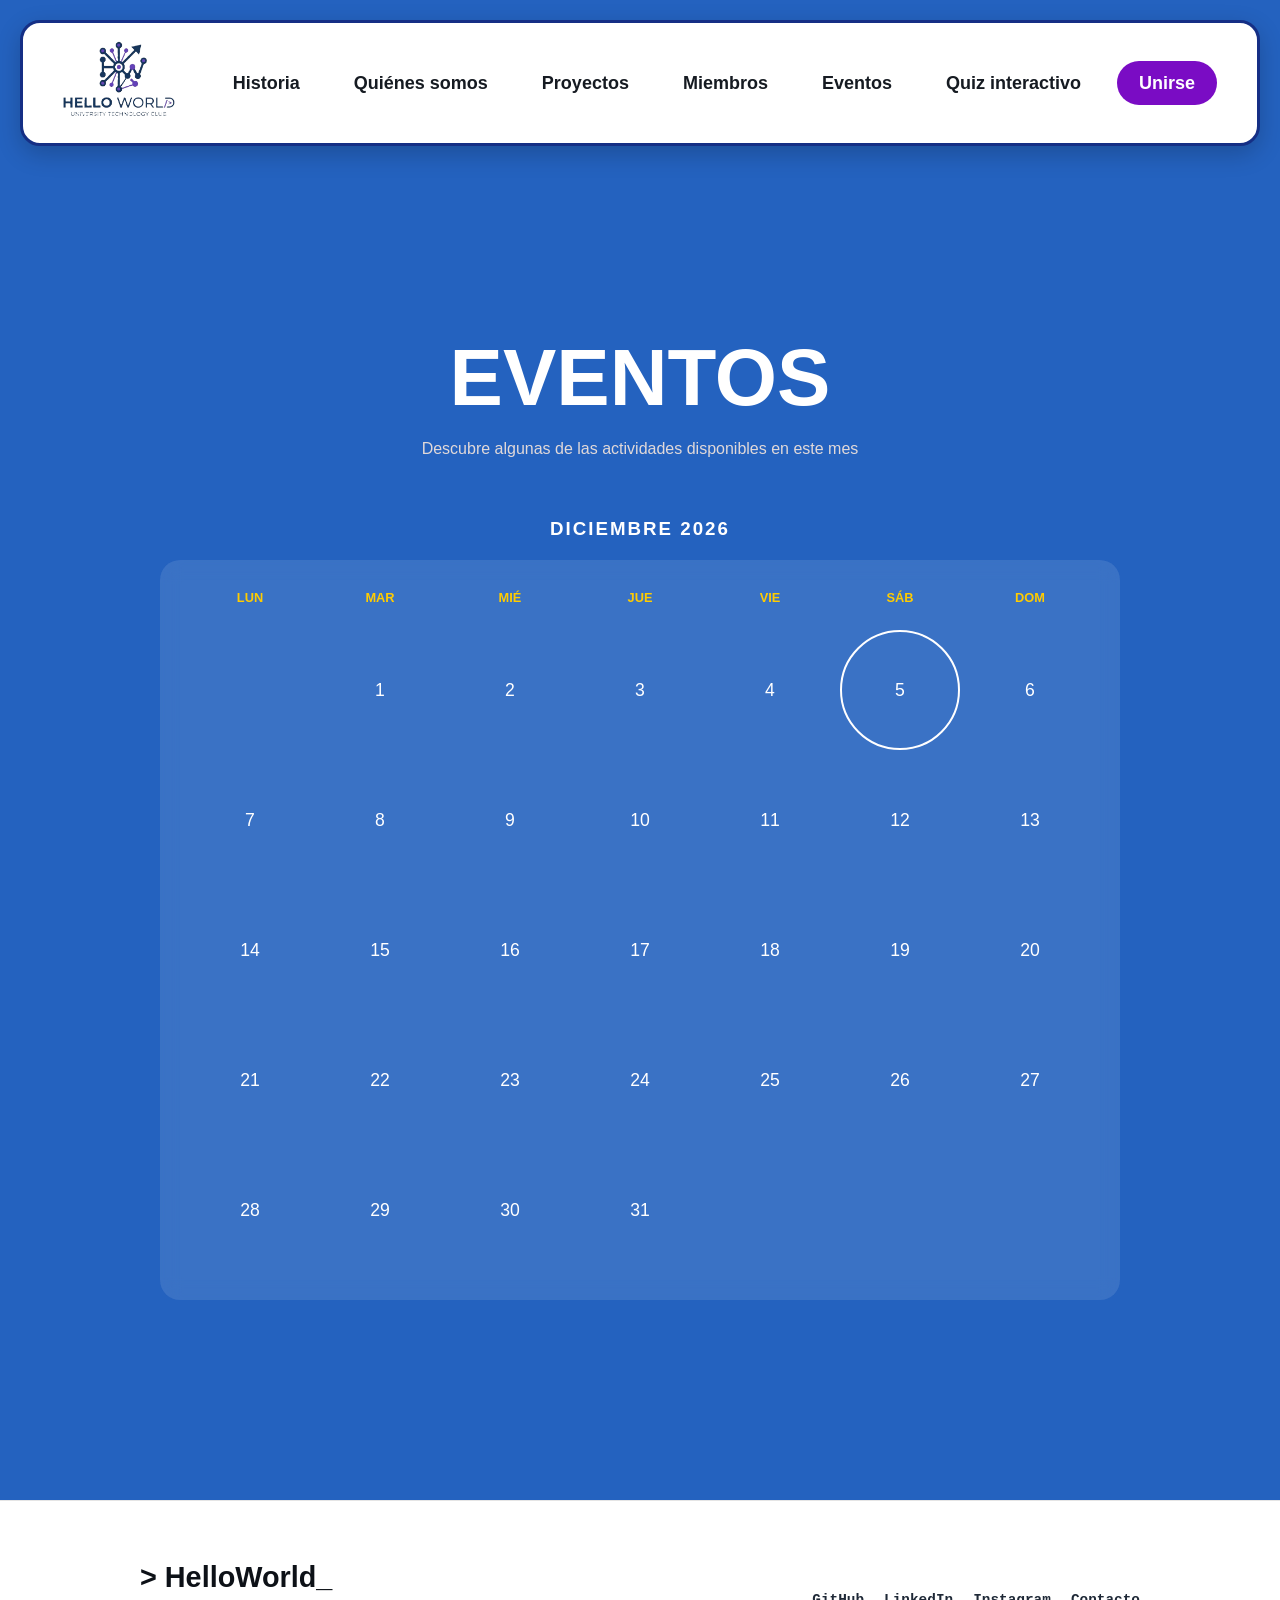
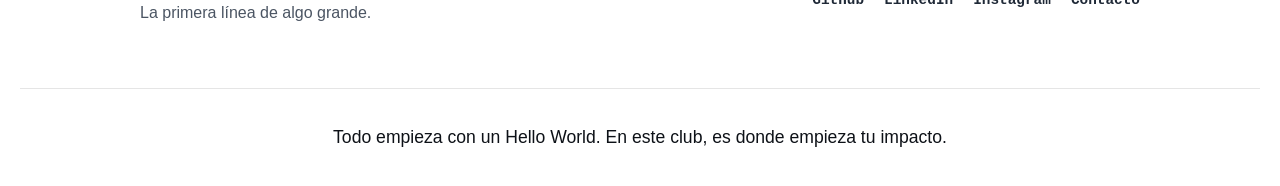
<file: EVENTOS.html>
<!DOCTYPE html>
<html lang="es">
<head>
    <meta charset="UTF-8">
    <meta name="viewport" content="width=device-width, initial-scale=1.0">
    <title>EVENTOS | HelloWorld</title>
    <link rel="stylesheet" href="styles.css">
    <style>
        :root { --primary: #2462bf; --accent: #ffcc00; --dark: #0d2c5e; }
        
        /* Ajustes específicos para la sección de calendario */
        body { margin: 0; font-family: 'Segoe UI', sans-serif; background-color: var(--primary); color: white; }
        
        #seccion-eventos { padding: 100px 20px 60px; text-align: center; }
        .impact-title { font-family: 'Impact', sans-serif; font-size: clamp(3rem, 10vw, 5rem); margin-bottom: 10px; }

        .calendar-card {
            max-width: 900px; margin: 0 auto 40px; background: rgba(255,255,255,0.1);
            padding: 30px; border-radius: 20px; backdrop-filter: blur(10px);
        }

        .calendar-grid { display: grid; grid-template-columns: repeat(7, 1fr); gap: 10px; }
        .day-name { color: var(--accent); font-weight: bold; padding-bottom: 15px; text-transform: uppercase; font-size: 0.8rem; }
        
        .day { 
            aspect-ratio: 1/1; display: flex; align-items: center; justify-content: center; 
            border-radius: 50%; transition: 0.3s; font-size: 1.1rem; position: relative;
        }

        .today { border: 2px solid white; }
        .has-event { background: var(--accent); color: var(--dark); font-weight: bold; cursor: pointer; }
        .has-event:hover { transform: scale(1.1); background: white; }

        .event-info-grid {
            max-width: 900px; margin: 0 auto; display: grid; 
            grid-template-columns: repeat(auto-fit, minmax(280px, 1fr)); gap: 20px;
        }
        .event-card {
            background: white; color: #333; padding: 20px; border-radius: 15px;
            text-align: left; border-left: 6px solid var(--accent);
        }
    </style>
</head>
<body>

    <nav class="navbar">
        <a href="index.html" class="logo">
            <img src="Multimedia/About/logoHW.png" alt="HelloWorld Logo">
        </a>
        <input type="checkbox" id="menu-toggle">
        <label for="menu-toggle" class="menu-icon">☰</label>
        <ul class="nav-links">
            <li><a href="historia.html">Historia</a></li>
            <li><a href="about.html">Quiénes somos</a></li>
            <li><a href="projects.html">Proyectos</a></li>
            <li><a href="Miembros.html">Miembros</a></li>
            <li><a href="EVENTOS.html">Eventos</a></li>
            <li><a href="QUIZ.html">Quiz interactivo</a></li>
            <li class="join"><a href="Registro.html">Unirse</a></li>
        </ul>
    </nav>

    <section id="seccion-eventos">
        <h2 class="impact-title">EVENTOS</h2>
        <p style="margin-bottom: 60px; color: #e1d9d9;">Descubre algunas de las actividades disponibles en este mes</p>
        <h3 id="month-name" style="text-transform: uppercase; letter-spacing: 2px; margin-bottom: 20px;"></h3>

        <div class="calendar-card">
            <div class="calendar-grid" id="calendar-mesh">
                <div class="day-name">Lun</div><div class="day-name">Mar</div><div class="day-name">Mié</div>
                <div class="day-name">Jue</div><div class="day-name">Vie</div><div class="day-name">Sáb</div><div class="day-name">Dom</div>
            </div>
        </div>

        <div class="event-info-grid" id="event-list"></div>
    </section>

    <footer class="site-footer">
        <div class="footer-container">
            <div class="footer-brand">
                <h2 class="mono-text">> HelloWorld_</h2>
                <p class="tagline">La primera línea de algo grande.</p>
            </div>
            
            <div class="footer-links">
                <a href="https://github.com/anagmc059" target="_blank" class="social-link">GitHub</a>
                <a href="https://www.linkedin.com/in/hello-world-undefined-5243573b5?utm_source=share_via&utm_content=profile&utm_medium=member_android" target="_blank" class="social-link">LinkedIn</a>
                <a href="https://www.instagram.com/helloworld_unam?igsh=NGc1cXB5MWlveDVn" target="_blank" class="social-link">Instagram</a>
                <a href="https://www.itsebastianvz.dev/" target="_blank" class="social-link">Contacto</a>
            </div>
        </div>
        
        <div class="footer-bottom">
            <p class="final-phrase">Todo empieza con un <span class="highlight">Hello World</span>. En este club, es donde empieza tu impacto.</p>
        </div>
    </footer>

    <script>
        // Lógica de Renderizado del Calendario
        const eventsData = [
            { day: 10, month: 2, title: "Workshop de React", desc: "Aprende bases de desarrollo moderno.", type: "WORKSHOP" },
            { day: 25, month: 2, title: "Hackathon Interno", desc: "12 horas de competencia y pizza.", type: "COMPETENCIA" },
            { day: 15, month: 3, title: "Demo Day", desc: "Presentación de proyectos finales.", type: "NETWORKING" }
        ];

        function renderCalendar() {
            const now = new Date();
            const year = now.getFullYear();
            const month = now.getMonth();
            const monthNames = ["Enero", "Febrero", "Marzo", "Abril", "Mayo", "Junio", "Julio", "Agosto", "Septiembre", "Octubre", "Noviembre", "Diciembre"];
            
            document.getElementById('month-name').innerText = `${monthNames[month]} ${year}`;

            const firstDay = new Date(year, month, 1).getDay();
            const daysInMonth = new Date(year, month + 1, 0).getDate();
            const calendarMesh = document.getElementById('calendar-mesh');
            const eventList = document.getElementById('event-list');

            let startingIndex = firstDay === 0 ? 6 : firstDay - 1;

            for (let i = 0; i < startingIndex; i++) {
                const emptyDiv = document.createElement('div');
                calendarMesh.appendChild(emptyDiv);
            }

            for (let d = 1; d <= daysInMonth; d++) {
                const dayDiv = document.createElement('div');
                dayDiv.classList.add('day');
                dayDiv.innerText = d;

                if (d === now.getDate()) dayDiv.classList.add('today');

                const event = eventsData.find(e => e.day === d && e.month === month);
                if (event) {
                    dayDiv.classList.add('has-event');
                    const card = document.createElement('div');
                    card.className = 'event-card';
                    card.innerHTML = `
                        <small style="color:var(--primary); font-weight:bold">${event.type}</small>
                        <h4 style="margin:10px 0 5px">${event.title}</h4>
                        <p style="margin:0; font-size:0.9rem">${event.desc}</p>
                        <p style="font-size:0.8rem; margin-top:10px"><strong>Día:</strong> ${d} de ${monthNames[month]}</p>
                    `;
                    eventList.appendChild(card);
                }
                calendarMesh.appendChild(dayDiv);
            }
        }

        renderCalendar();
    </script>
</body>
</html>
</file>
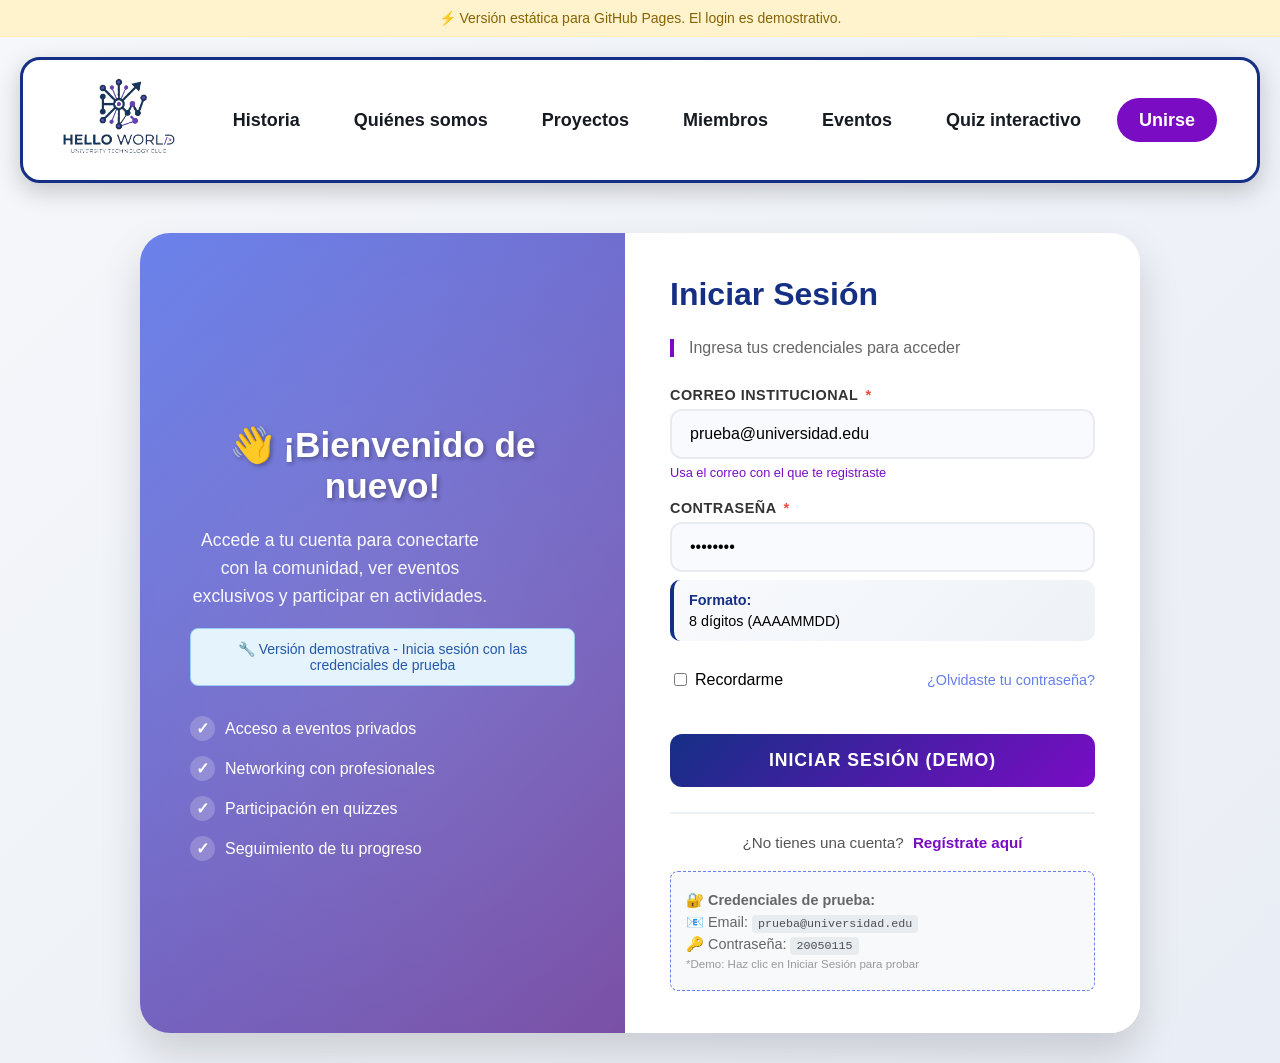
<file: login.html>
<!DOCTYPE html>
<html lang="es">
<head>
<meta charset="UTF-8">
<meta name="viewport" content="width=device-width, initial-scale=1.0">
<title>Iniciar Sesión - HelloWorld</title>
<link rel="stylesheet" href="styles.css">
<link rel="stylesheet" href="styleRegistro.css">
<style>
    /* Aviso de GitHub Pages */
    .github-notice {
        background: #fff3cd;
        color: #856404;
        padding: 10px;
        text-align: center;
        border-bottom: 1px solid #ffeeba;
        font-size: 14px;
    }
    .github-notice a {
        color: #533f03;
        font-weight: bold;
    }
    
    /* Mensaje de demo */
    .demo-message {
        background: #e3f2fd;
        color: #0d47a1;
        padding: 12px;
        border-radius: 8px;
        margin: 15px 0;
        font-size: 14px;
        text-align: center;
        border: 1px solid #90caf9;
    }
    
    /* Mantener los estilos originales del login */
    .left-panel-login {
        background: linear-gradient(135deg, #667eea 0%, #764ba2 100%);
    }

    .welcome-message {
        text-align: center;
        padding: 20px;
    }

    .feature-list {
        list-style: none;
        padding: 0;
        margin-top: 30px;
    }

    .feature-list li {
        margin: 15px 0;
        display: flex;
        align-items: center;
        gap: 10px;
    }

    .feature-list li:before {
        content: "✓";
        background: rgba(255,255,255,0.2);
        width: 25px;
        height: 25px;
        border-radius: 50%;
        display: inline-flex;
        align-items: center;
        justify-content: center;
        font-weight: bold;
    }

    .forgot-password {
        text-align: right;
        margin: 10px 0;
    }

    .forgot-password a {
        color: #667eea;
        text-decoration: none;
        font-size: 0.9em;
    }

    .demo-credentials {
        margin-top: 20px;
        padding: 15px;
        background: #f8f9fa;
        border-radius: 8px;
        font-size: 0.9em;
        border: 1px dashed #667eea;
    }

    .demo-credentials p {
        margin: 5px 0;
        color: #666;
    }

    .demo-credentials code {
        background: #e9ecef;
        padding: 2px 6px;
        border-radius: 4px;
        color: #495057;
    }
</style>
</head>
<body>
    <!-- Aviso de GitHub Pages -->
    <div class="github-notice">
        ⚡ Versión estática para GitHub Pages. El login es demostrativo.
    </div>

    <!-- Navbar igual a la original pero con enlaces a versiones estáticas -->
    <nav class="navbar">
        <a href="index.html" class="logo">
            <img src="Multimedia/About/logoHW.png" alt="HelloWorld Logo">
        </a>
        <input type="checkbox" id="menu-toggle">
        <label for="menu-toggle" class="menu-icon">☰</label>
        <ul class="nav-links">
            <li><a href="historia.html">Historia</a></li>
            <li><a href="about.html">Quiénes somos</a></li>
            <li><a href="projects.html">Proyectos</a></li>
            <li><a href="Miembros.html">Miembros</a></li>
            <li><a href="EVENTOS.html">Eventos</a></li>
            <li><a href="QUIZ.html">Quiz interactivo</a></li>
            <li class="join"><a href="Registro.html">Unirse</a></li>
        </ul>
    </nav>

    <!-- Contenido principal -->
    <div class="main-content">
        <div class="register-card">
            <!-- Lado izquierdo: Información visual -->
            <div class="left-panel left-panel-login">
                <div class="welcome-message">
                    <h3>👋 ¡Bienvenido de nuevo!</h3>
                    <p>Accede a tu cuenta para conectarte con la comunidad, ver eventos exclusivos y participar en actividades.</p>
                    
                    <!-- Mensaje de demo dentro del panel izquierdo -->
                    <div class="demo-message">
                        🔧 Versión demostrativa - Inicia sesión con las credenciales de prueba
                    </div>
                    
                    <ul class="feature-list">
                        <li>Acceso a eventos privados</li>
                        <li>Networking con profesionales</li>
                        <li>Participación en quizzes</li>
                        <li>Seguimiento de tu progreso</li>
                    </ul>
                </div>
            </div>

            <!-- Lado derecho: Formulario de login -->
            <div class="right-panel">
                <h2>Iniciar Sesión</h2>
                <p class="subtitle">Ingresa tus credenciales para acceder</p>

                <!-- Formulario demo - no envía datos -->
                <form onsubmit="event.preventDefault(); loginDemo();" id="loginForm">
                    <!-- Campo: Correo institucional -->
                    <div class="form-group">
                        <label for="email">Correo institucional <span class="required">*</span></label>
                        <input type="email" id="email" name="email" placeholder="ejemplo@universidad.edu" required value="prueba@universidad.edu">
                        <span class="helper-text">Usa el correo con el que te registraste</span>
                    </div>

                    <!-- Campo: Contraseña -->
                    <div class="form-group">
                        <label for="password">Contraseña <span class="required">*</span></label>
                        <input type="password" id="password" name="password" placeholder="Tu contraseña" required value="20050115">
                        <div class="password-info">
                            <strong>Formato:</strong> 8 dígitos (AAAAMMDD)
                        </div>
                    </div>

                    <!-- Opción "Recordarme" -->
                    <div style="display: flex; justify-content: space-between; align-items: center; margin: 15px 0;">
                        <label style="display: flex; align-items: center; gap: 5px;">
                            <input type="checkbox" name="recordar" value="1"> Recordarme
                        </label>
                        <div class="forgot-password">
                            <a href="#" onclick="alert('Demo: En la versión completa, aquí recuperarías tu contraseña'); return false;">¿Olvidaste tu contraseña?</a>
                        </div>
                    </div>

                    <!-- Botón de inicio de sesión -->
                    <button type="submit" class="btn-submit">Iniciar Sesión (Demo)</button>
                </form>

                <!-- Enlace a registro -->
                <div class="login-redirect">
                    ¿No tienes una cuenta?
                    <a href="Registro.html">Regístrate aquí</a>
                </div>

                <!-- Credenciales de demostración -->
                <div class="demo-credentials">
                    <p><strong>🔐 Credenciales de prueba:</strong></p>
                    <p>📧 Email: <code>prueba@universidad.edu</code></p>
                    <p>🔑 Contraseña: <code>20050115</code></p>
                    <p style="font-size: 0.8em; color: #999;">*Demo: Haz clic en Iniciar Sesión para probar</p>
                </div>
            </div>
        </div>
    </div>

    <script>
        // Función demo para simular login
        function loginDemo() {
            const email = document.getElementById('email').value;
            const password = document.getElementById('password').value;
            
            // Validaciones igual a las originales
            if (!email || !password) {
                alert('❌ Por favor, completa todos los campos.');
                return;
            }

            if (!email.includes('@') || email.split('@')[1].length < 3) {
                alert('❌ Por favor, ingresa un correo electrónico válido.');
                return;
            }

            if (password.length !== 8 || !/^\d+$/.test(password)) {
                alert('❌ La contraseña debe tener exactamente 8 dígitos numéricos.');
                return;
            }

            // Demo: Verificar credenciales de ejemplo
            if (email === 'prueba@universidad.edu' && password === '20050115') {
                alert('✅ ¡Demo exitoso! En la versión con PHP, serías redirigido a Miembros.php');
                // En la versión real: window.location.href = 'Miembros.php';
            } else {
                alert('❌ Credenciales incorrectas. Prueba con: prueba@universidad.edu / 20050115');
            }
        }

        // También mantener la validación del submit
        document.getElementById('loginForm').addEventListener('submit', function(e) {
            e.preventDefault();
            loginDemo();
        });
    </script>
</body>
</html>
</file>
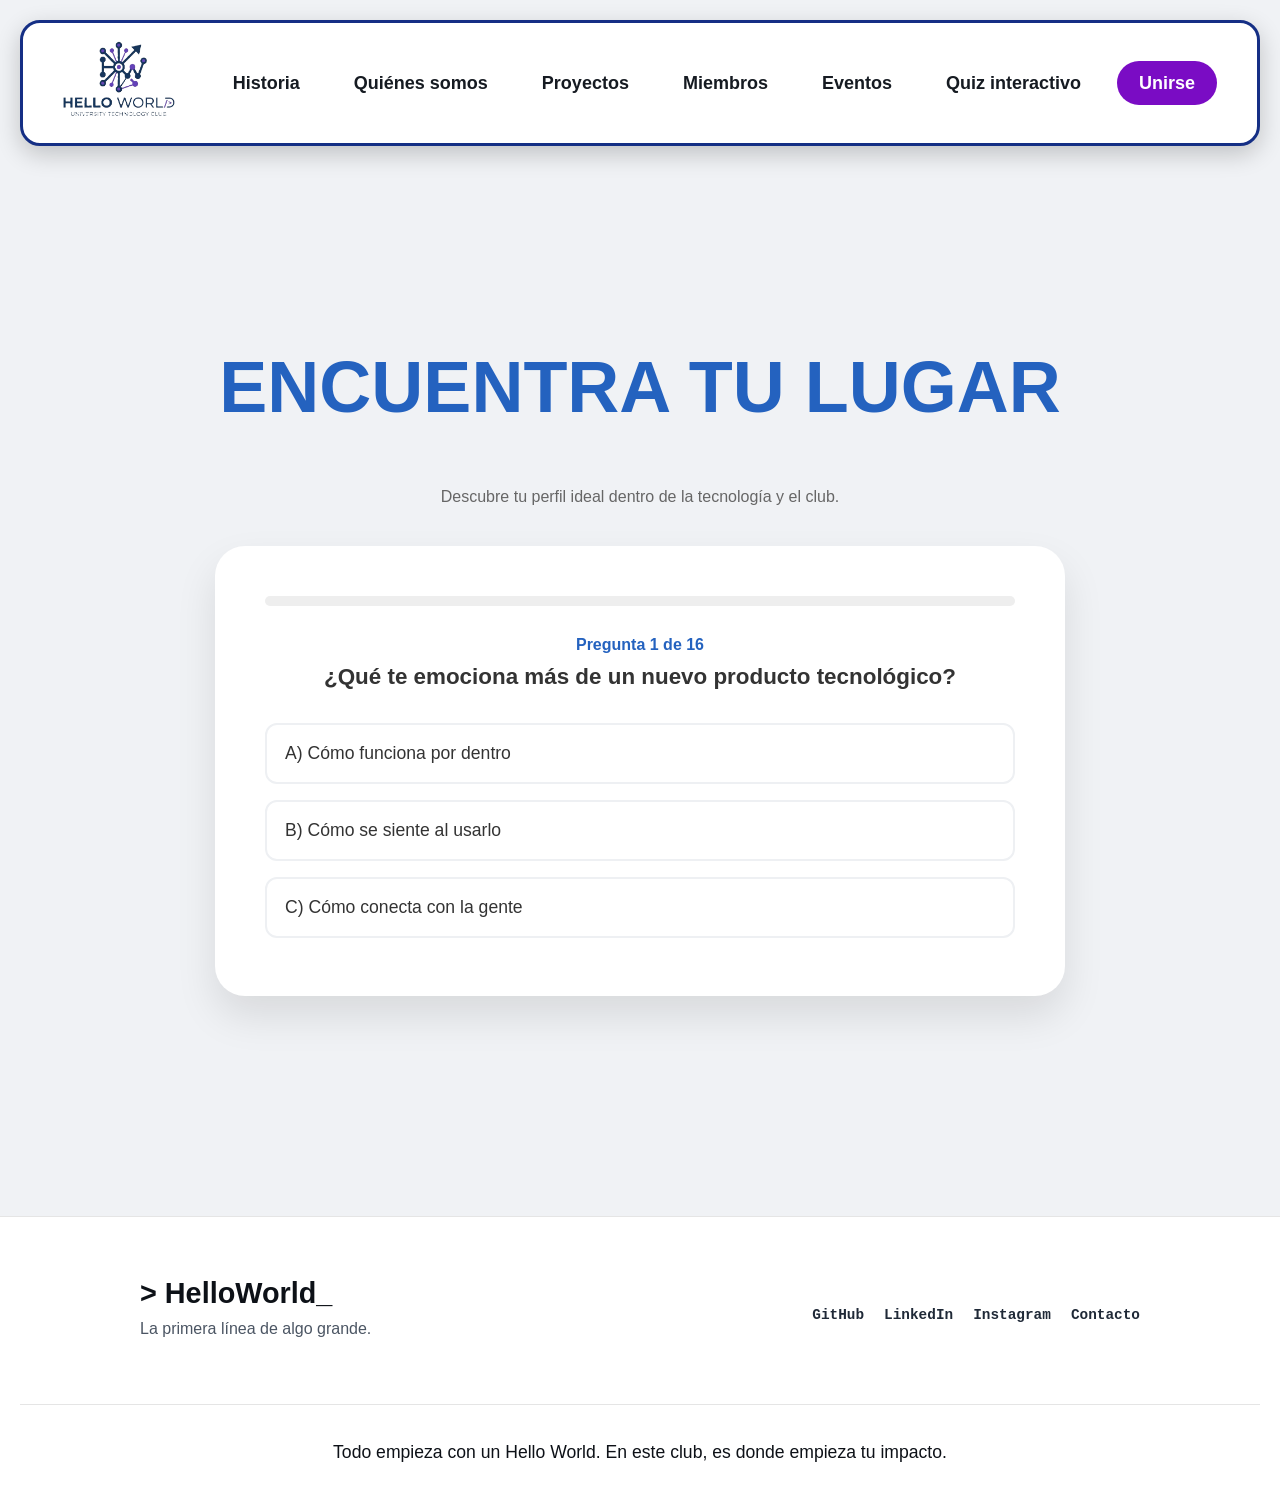
<file: QUIZ.html>
<!DOCTYPE html>
<html lang="es">
<head>
    <meta charset="UTF-8">
    <meta name="viewport" content="width=device-width, initial-scale=1.0">
    <title>Quiz Interactivo | HelloWorld</title>
    <link rel="stylesheet" href="styles.css">
    <style>
        /* Estilos específicos para el funcionamiento del Quiz */
        body { margin: 0; font-family: 'Segoe UI', sans-serif; background-color: #f0f2f5; }
        
        #quiz-section { padding: 120px 20px 80px; text-align: center; min-height: 80vh; }
        .impact-title { font-family: 'Impact', sans-serif; font-size: clamp(3rem, 10vw, 4.5rem); color: #2462bf; text-transform: uppercase; }

        .quiz-card { 
            max-width: 750px; margin: 40px auto; background: white; padding: 50px; 
            border-radius: 30px; box-shadow: 0 20px 40px rgba(0,0,0,0.1); 
        }

        .progress-bar { height: 10px; background: #eee; border-radius: 5px; margin-bottom: 30px; overflow: hidden; }
        #progress-fill { height: 100%; background: #2462bf; width: 0%; transition: 0.3s; }

        .option-btn {
            width: 100%; padding: 18px; margin: 8px 0; border: 2px solid #eef0f3;
            border-radius: 12px; background: white; cursor: pointer; text-align: left;
            font-size: 1.1rem; transition: 0.2s; color: #333;
        }
        .option-btn:hover { background: #2462bf; color: white; transform: translateX(10px); }

        #quiz-result { display: none; }
        .res-profile { font-size: 2.2rem; color: #2462bf; margin-bottom: 10px; font-weight: bold; }
        .res-desc { font-style: italic; border-left: 5px solid #2462bf; padding: 15px; background: #f9f9f9; text-align: left; margin: 20px 0; color: #555; }
        
        .btn-cta { 
            background: #0d2c5e; color: white; border: none; padding: 18px 45px; 
            font-size: 1.2rem; border-radius: 8px; cursor: pointer; font-weight: bold;
            transition: transform 0.2s;
        }
        .btn-cta:hover { transform: scale(1.05); }
    </style>
</head>
<body>

    <nav class="navbar">
        <a href="index.html" class="logo">
            <img src="Multimedia/About/logoHW.png" alt="HelloWorld Logo">
        </a>
        <input type="checkbox" id="menu-toggle">
        <label for="menu-toggle" class="menu-icon">☰</label>
        <ul class="nav-links">
            <li><a href="historia.html">Historia</a></li>
            <li><a href="about.html">Quiénes somos</a></li>
            <li><a href="projects.html">Proyectos</a></li>
            <li><a href="Miembros.html">Miembros</a></li>
            <li><a href="EVENTOS.html">Eventos</a></li>
            <li><a href="QUIZ.html">Quiz interactivo</a></li>
            <li class="join"><a href="Registro.html">Unirse</a></li>
        </ul>
    </nav>

    <section id="quiz-section">
        <h2 class="impact-title">ENCUENTRA TU LUGAR</h2>
        <p style="color: #666; margin-top: 10px;">Descubre tu perfil ideal dentro de la tecnología y el club.</p>

        <div class="quiz-card">
            <div id="quiz-ui">
                <div class="progress-bar"><div id="progress-fill"></div></div>
                <p id="q-number" style="font-weight: bold; color: #2462bf; margin-bottom: 10px;"></p>
                <div id="q-text" style="font-size: 1.4rem; font-weight: bold; margin-bottom: 25px; color: #333;"></div>
                <div id="options-box"></div>
            </div>

            <div id="quiz-result">
                <h3 id="res-profile" class="res-profile"></h3>
                <div id="res-desc" class="res-desc"></div>
                <p style="margin-bottom: 25px;"><strong>HelloWorld tiene un lugar para ti.</strong></p>
                <button class="btn-cta" onclick="window.location.href='Registro.html'">ÚNETE AL CLUB</button>
            </div>
        </div>
    </section>

    <footer class="site-footer">
        <div class="footer-container">
            <div class="footer-brand">
                <h2 class="mono-text">> HelloWorld_</h2>
                <p class="tagline">La primera línea de algo grande.</p>
            </div>
            
            <div class="footer-links">
                <a href="https://github.com/anagmc059" target="_blank" class="social-link">GitHub</a>
                <a href="https://www.linkedin.com/in/hello-world-undefined-5243573b5?utm_source=share_via&utm_content=profile&utm_medium=member_android" target="_blank" class="social-link">LinkedIn</a>
                <a href="https://www.instagram.com/helloworld_unam?igsh=NGc1cXB5MWlveDVn" target="_blank" class="social-link">Instagram</a>
                <a href="https://www.itsebastianvz.dev/" target="_blank" class="social-link">Contacto</a>
            </div>
        </div>
        
        <div class="footer-bottom">
            <p class="final-phrase">Todo empieza con un <span class="highlight">Hello World</span>. En este club, es donde empieza tu impacto.</p>
        </div>
    </footer>

    <script>
        // Configuración de las 16 preguntas multidisciplinarias
        const questions = [
            { q: "¿Qué te emociona más de un nuevo producto tecnológico?", a: "Cómo funciona por dentro", b: "Cómo se siente al usarlo", c: "Cómo conecta con la gente" },
            { q: "En un equipo de trabajo, ¿qué rol prefieres?", a: "Construir la solución técnica", b: "Diseñar la interfaz", c: "Comunicar y presentar la idea" },
            { q: "¿Cuál es tu plataforma favorita para explorar?", a: "GitHub o Foros técnicos", b: "Behance o Instagram", c: "LinkedIn o TikTok" },
            { q: "Si una app falla, ¿qué es lo primero que notas?", a: "Bugs en el código", b: "Navegación confusa", c: "Mensaje de error poco claro" },
            { q: "¿Qué herramienta te gustaría dominar?", a: "Lenguajes de programación", b: "Software de diseño/3D", c: "Estrategias de marketing" },
            { q: "¿Cómo resuelves un problema?", a: "Análisis lógico", b: "Dibujando prototipos", c: "Debatiendo con el equipo" },
            { q: "Al visitar una web, ¿qué valoras más?", a: "Rapidez y eficiencia", b: "Atractivo visual", c: "Contenido persuasivo" },
            { q: "¿Qué tipo de contenido prefieres crear?", a: "Documentación o scripts", b: "Gráficos o animaciones", c: "Artículos o guiones" },
            { q: "¿Área tech favorita?", a: "IA y Backend", b: "Frontend y VR", c: "Social Media y PR" },
            { q: "¿Proyecto soñado?", a: "Crear un motor de búsqueda", b: "Diseñar una UX inmersiva", c: "Dirigir la comunicación tech" },
            { q: "¿Qué prefieres optimizar?", a: "Rendimiento del sistema", b: "Estética del usuario", c: "Alcance del mensaje" },
            { q: "En un Hackathon, destacarías...", a: "Escribiendo código", b: "Diseñando mockups", c: "Haciendo el pitch final" },
            { q: "¿Cómo te actualizas?", a: "Documentación técnica", b: "Tendencias de diseño", c: "Podcasts de industria" },
            { q: "En un evento del club, tú...", a: "Configuras el streaming", b: "Creas la identidad visual", c: "Coordinas la difusión" },
            { q: "¿Qué es para ti la tecnología?", a: "Herramienta de resolución", b: "Lienzo creativo", c: "Medio de conexión" },
            { q: "¿Tu mayor superpoder?", a: "Lógica pura", b: "Creatividad visual", c: "Persuasión y empatía" }
        ];

        let currentQ = 0;
        let points = { a: 0, b: 0, c: 0 };

        function loadQuiz() {
            if (currentQ < questions.length) {
                const data = questions[currentQ];
                document.getElementById('q-number').innerText = `Pregunta ${currentQ + 1} de 16`;
                document.getElementById('q-text').innerText = data.q;
                document.getElementById('progress-fill').style.width = `${((currentQ) / questions.length) * 100}%`;
                document.getElementById('options-box').innerHTML = `
                    <button class="option-btn" onclick="answer('a')">A) ${data.a}</button>
                    <button class="option-btn" onclick="answer('b')">B) ${data.b}</button>
                    <button class="option-btn" onclick="answer('c')">C) ${data.c}</button>`;
            } else { showRes(); }
        }

        function answer(val) { points[val]++; currentQ++; loadQuiz(); }

        function showRes() {
            document.getElementById('quiz-ui').style.display = 'none';
            document.getElementById('quiz-result').style.display = 'block';
            document.getElementById('progress-fill').style.width = '100%';
            let p = "", d = "";
            
            // Lógica de cálculo de resultados
            if (points.a >= points.b && points.a >= points.c) { 
                p = "Product Builder"; 
                d = "Eres el motor técnico. Te apasiona la lógica, el funcionamiento interno y construir soluciones robustas desde el código."; 
            }
            else if (points.b >= points.a && points.b >= points.c) { 
                p = "Experience Designer"; 
                d = "Eres el alma creativa. Tu enfoque está en la estética, la usabilidad y en crear experiencias que enamoren al usuario."; 
            }
            else { 
                p = "Tech Evangelist"; 
                d = "Eres el puente entre la innovación y las personas. Tienes el don de comunicar ideas complejas y conectar a la gente."; 
            }
            
            document.getElementById('res-profile').innerText = `¡Eres un ${p}!`;
            document.getElementById('res-desc').innerText = d;
        }

        loadQuiz();
    </script>
</body>
</html>
</file>
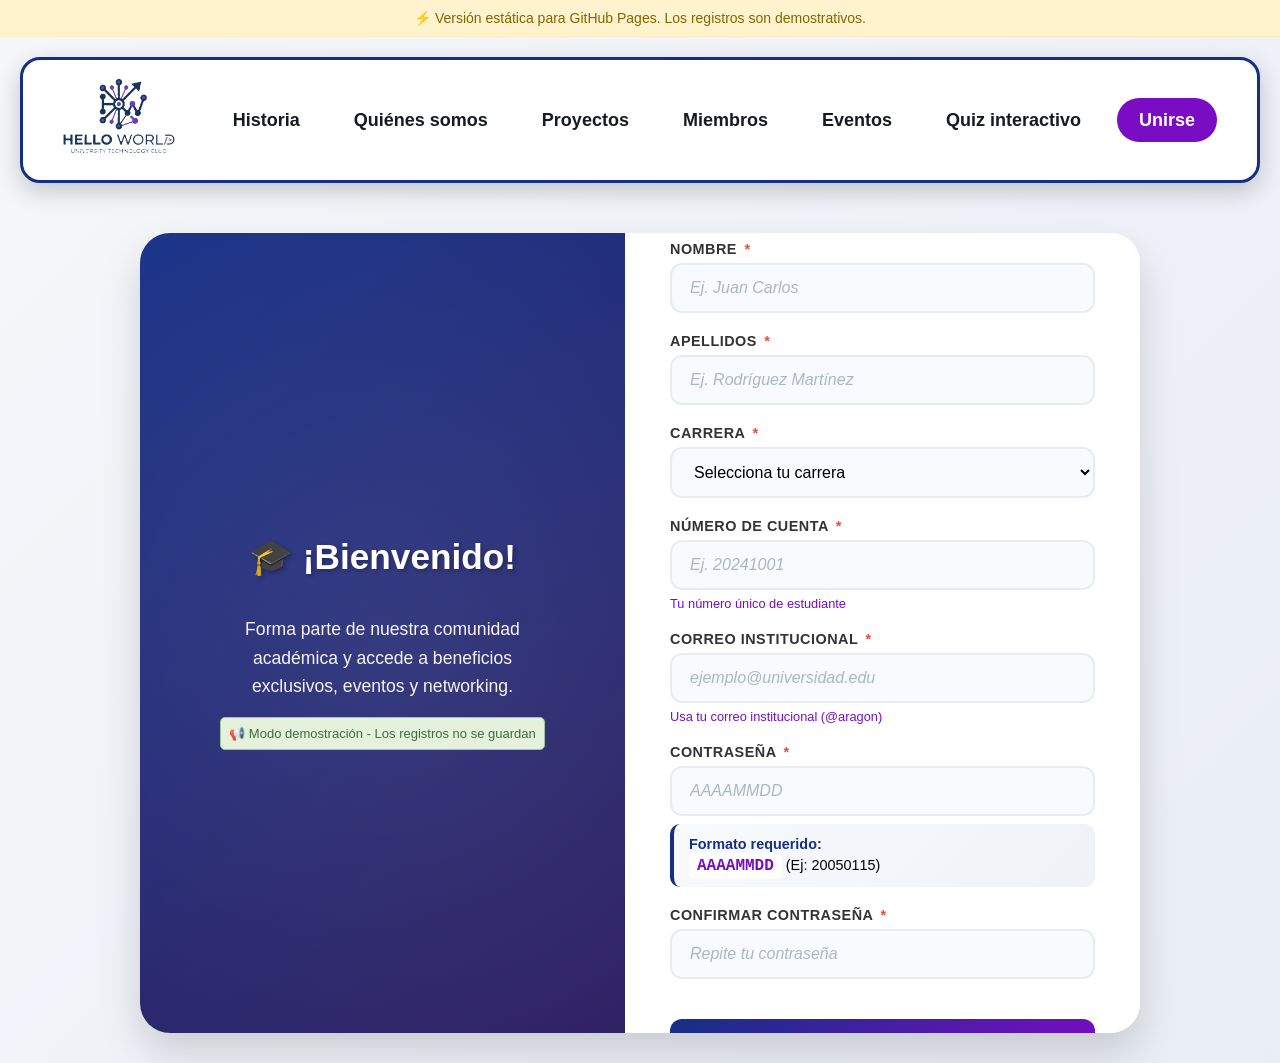
<file: Registro.html>
<!DOCTYPE html>
<html lang="es">
<head>
<meta charset="UTF-8">
<meta name="viewport" content="width=device-width, initial-scale=1.0">
<title>Registro - HelloWorld</title>
<link rel="stylesheet" href="styles.css">
<link rel="stylesheet" href="styleRegistro.css">
<style>
    .github-notice {
        background: #fff3cd;
        color: #856404;
        padding: 10px;
        text-align: center;
        border-bottom: 1px solid #ffeeba;
        font-size: 14px;
    }
    .github-notice a {
        color: #533f03;
        font-weight: bold;
    }
    .demo-mode {
        background: #e2f0d9;
        color: #2c5f2d;
        padding: 8px;
        border-radius: 5px;
        margin-bottom: 15px;
        font-size: 13px;
        text-align: center;
        border: 1px solid #97c297;
    }
</style>
</head>
<body>
    <!-- Aviso de GitHub Pages -->
    <div class="github-notice">
        ⚡ Versión estática para GitHub Pages. Los registros son demostrativos.
    </div>

    <!-- Navbar -->
    <nav class="navbar">
        <a href="index.html" class="logo">
            <img src="Multimedia/About/logoHW.png" alt="HelloWorld Logo">
        </a>
        <input type="checkbox" id="menu-toggle">
        <label for="menu-toggle" class="menu-icon">☰</label>
        <ul class="nav-links">
            <li><a href="historia.html">Historia</a></li>
            <li><a href="about.html">Quiénes somos</a></li>
            <li><a href="projects.html">Proyectos</a></li>
            <li><a href="Miembros.html">Miembros</a></li>
            <li><a href="EVENTOS.html">Eventos</a></li>
            <li><a href="QUIZ.html">Quiz interactivo</a></li>
            <li class="join"><a href="Registro.html">Unirse</a></li>
        </ul>
    </nav>

    <div class="main-content">
        <div class="register-card">
            <div class="left-panel">
                <h3>🎓 ¡Bienvenido!</h3>
                <p>Forma parte de nuestra comunidad académica y accede a beneficios exclusivos, eventos y networking.</p>
                <div class="demo-mode">
                    📢 Modo demostración - Los registros no se guardan
                </div>
            </div>

            <div class="right-panel">
                <h2>Crear cuenta</h2>
                <p class="subtitle">Completa el formulario para registrarte</p>

                <form onsubmit="event.preventDefault(); alert('🎉 ¡Gracias por interesarte en unirte! En esta versión estática de GitHub Pages no se procesan registros. Para probar la funcionalidad completa, descarga el proyecto y ejecútalo con XAMPP.');">
                    <!-- Campo: Nombre -->
                    <div class="form-group">
                        <label for="nombre">Nombre <span class="required">*</span></label>
                        <input type="text" id="nombre" name="nombre" placeholder="Ej. Juan Carlos" required>
                    </div>

                    <!-- Campo: Apellidos -->
                    <div class="form-group">
                        <label for="apellidos">Apellidos <span class="required">*</span></label>
                        <input type="text" id="apellidos" name="apellidos" placeholder="Ej. Rodríguez Martínez" required>
                    </div>

                    <!-- Campo: Carrera -->
                    <div class="form-group">
                        <label for="carrera">Carrera <span class="required">*</span></label>
                        <select id="carrera" name="carrera" required>
                            <option value="" disabled selected>Selecciona tu carrera</option>
                            <option value="ingenieria_en_Computación">Ingeniería en Computación</option>
                            <option value="ingenieria_industrial">Ingeniería Industrial</option>
                            <option value="ingenieria_Civil">Ingeniería Civil</option>
                            <option value="ingenieria_Electrica_Electronica">Ingeniería Eléctrica y Electrónica</option>
                            <option value="ingenieria_Mecanica">Ingeniería Mecánica</option>
                            <option value="diseño_Industrial">Diseño Industrial</option>
                            <option value="comunicación_y_Periodismo">Comunicación y Periodismo</option>
                            <option value="derecho">Derecho</option>
                            <option value="economia">Economía</option>
                            <option value="arquitectura">Arquitectura</option>
                            <option value="relaciones_Internacionales">Relaciones Internacionales</option>
                            <option value="sociologia">Sociología</option>
                            <option value="desarrollo_Agropecuario">Desarrollo Agropecuario</option>
                            <option value="pedagogia">Pedagogía</option>
                            <option value="otra">Otra</option>
                        </select>
                    </div>

                    <!-- Campo: Número de cuenta -->
                    <div class="form-group">
                        <label for="numero_cuenta">Número de cuenta <span class="required">*</span></label>
                        <input type="text" id="numero_cuenta" name="numero_cuenta" placeholder="Ej. 20241001" required>
                        <span class="helper-text">Tu número único de estudiante</span>
                    </div>

                    <!-- Campo: Correo institucional -->
                    <div class="form-group">
                        <label for="email">Correo institucional <span class="required">*</span></label>
                        <input type="email" id="email" name="email" placeholder="ejemplo@universidad.edu" required>
                        <span class="helper-text">Usa tu correo institucional (@aragon)</span>
                    </div>

                    <!-- Campo: Contraseña -->
                    <div class="form-group">
                        <label for="password">Contraseña <span class="required">*</span></label>
                        <input type="password" id="password" name="password" placeholder="AAAAMMDD" required pattern="[0-9]{8}" maxlength="8" autocomplete="off">
                        <div class="password-info">
                            <strong>Formato requerido:</strong>
                            <code>AAAAMMDD</code> (Ej: 20050115)
                        </div>
                    </div>

                    <!-- Campo: Confirmar contraseña -->
                    <div class="form-group">
                        <label for="confirm_password">Confirmar contraseña <span class="required">*</span></label>
                        <input type="password" id="confirm_password" name="confirm_password" placeholder="Repite tu contraseña" required pattern="[0-9]{8}" maxlength="8" autocomplete="off">
                    </div>

                    <!-- Botón de registro -->
                    <button type="submit" class="btn-submit">Registrarse (Demo)</button>
                </form>

                <!-- Enlace a login -->
                <div class="login-redirect">
                    ¿Ya tienes una cuenta?
                    <a href="login.html">Inicia sesión aquí</a>
                </div>
            </div>
        </div>
    </div>

    <script>
        document.getElementById('registroForm')?.addEventListener('submit', function(e) {
            e.preventDefault();
            const password = document.getElementById('password').value;
            const confirmPassword = document.getElementById('confirm_password').value;
            
            if (password !== confirmPassword) {
                alert('❌ Las contraseñas no coinciden.');
                return;
            }
            if (!/^[0-9]{8}$/.test(password)) {
                alert('❌ La contraseña debe tener 8 dígitos.');
                return;
            }
            alert('📢 Modo demostración: En un entorno local con XAMPP, este formulario guardaría tus datos en miembros.json');
        });
    </script>
</body>
</html>
</file>
<file: styles.css>
/* ================= GLOBAL ================= */

body{
  font-family: Arial, sans-serif;
  margin:0;
}


/* ================= NAVBAR ================= */

.navbar{
  position:sticky;
  top:10px;

  display:flex;
  justify-content:space-between;
  align-items:center;

  padding:18px 40px;
  margin:20px;

  background:white;
  border:3px solid #152f85;
  border-radius:20px;

  box-shadow:0 8px 25px rgba(0,0,0,0.2);
  backdrop-filter:blur(10px);

  z-index:1000;
}

.nav-links{
  display:flex;
  align-items:center;
  gap:18px;

  list-style:none;
}

.nav-links a{
  font-size:18px;
  font-weight:600;

  color:#161B22;
  text-decoration:none;

  padding:12px 18px;
  border-radius:50px;

  transition:all 0.3s ease;
  cursor:pointer;
}

.nav-links a:hover{
  background:#152f85;
  color:white;
  transform:translateY(-2px);
}

/* botón unirse */

.join a{
  background:#7a0cc4;
  color:white;
  padding:12px 22px;
  border-radius:50px;
}

.join a:hover{
  background:#e100ff;
  transform:scale(1.05);
}


/* ================= LOGO ================= */

.logo img{
  height:80px;
  width:auto;

  cursor:pointer;

  transition:transform 0.25s ease, filter 0.25s ease;
}

.logo img:hover{
  transform:scale(1.1);
  filter:brightness(1.1);
}

.logo img:active{
  transform:scale(0.96);
}

/* ================= HERO ================= */

.hero{
  height:90vh;

  display:flex;
  justify-content:center;
  align-items:center;

  text-align:center;

  background-size:cover;
  background-position:center;
  background-repeat:no-repeat;
  background-image: linear-gradient(rgba(1, 5, 35, 0.5), rgba(21, 1, 156, 0.5)),
      url("Multimedia/About/fondo_pag.png");
  
  
}

/* contenido central */

.hero-content{
  position:relative;
  background-image: 
    linear-gradient(rgba(0,0,0,0.5), rgba(0,0,0,0.5)),
    url("Multimedia/Projects/proyecto_principal.png");
  background-size:cover;
  background-position:center;

  padding:40px 60px;
  color: white;
  border-radius:20px;

  box-shadow:0 10px 30px rgba(0,0,0,0.2);

  max-width:500px;
}

.hero-btn{
  display:inline-block;
  margin-top:20px;

  background:#7a0cc4;
  color:white;

  padding:14px 30px;
  border-radius:50px;

  font-weight:bold;
  text-decoration:none;

  transition:all 0.3s ease;
}

.hero-btn:hover{
  background:#e100ff;
  transform:scale(1.08);
}
/* ================= ABOUT SECTION ================= */

.about{
  text-align:center;
  padding:80px 20px;

  background-image: url("Multimedia/About/fondo_pag.png");
  background-size:cover;
  background-position:center;
  background-repeat:no-repeat;
  background-attachment:fixed;
}

.about-header{
  color:black;
}

.about-header h1{
  color:#152f85;
  font-size:clamp(2.2rem, 8vw, 70px);
}

.about-header p{
  font-size:22px;
}


/* layout principal */

.about-layout{
  display:grid;
  grid-template-columns:minmax(200px,350px) 1fr minmax(200px,350px);

  gap:30px;
  align-items:start;

  margin-top:80px;
  max-width:1400px;
  margin-left:auto;
  margin-right:auto;
  padding:0 20px;
}


/* ================= CARDS ================= */

.cards{
  display:flex;
  gap:30px;
  justify-content:center;
  flex-wrap:wrap;
}

.cards-triangle{
  display:grid;
  grid-template-columns:repeat(auto-fit, minmax(240px, 1fr));
  justify-content:center;

  gap:40px;
  margin-top:60px;

  position:relative;
  max-width:700px;
  margin-left:auto;
  margin-right:auto;
}

.card{
  background:linear-gradient(180deg,#152f85,#070629);

  width:100%;
  max-width:320px;
  padding:30px;

  border-radius:16px;

  cursor:pointer;
  overflow:hidden;
  position:relative;

  transition:0.4s;

  animation:float 4s ease-in-out infinite;
}

@keyframes float{
  0%{transform:translateY(0px);}
  50%{transform:translateY(-8px);}
  100%{transform:translateY(0px);}
}

.card:hover{
  transform:scale(1.07);

  box-shadow:
  0 10px 30px rgb(153,0,255),
  0 0 15px rgb(58,0,92);
}

.card-header{
  text-align:center;
  color:white;
}

.short-text{
  opacity:0.8;
}

.card-expanded{
  max-height:0;
  opacity:0;

  color:white;

  transition:all 0.4s ease;
}

.card-expanded img{
  width:100%;
  border-radius:8px;
  margin:15px 0;
}

.card:hover .card-expanded{
  max-height:650px;
  opacity:1;
}

.card h2{
  font-size:22px;
  margin-bottom:10px;
}

.card p{
  font-size:15px;
  line-height:1.5;
}


/* posiciones del triángulo — solo en pantallas grandes */
@media (min-width:600px){
  .aprender{
    grid-column:1 / span 2;
    justify-self:center;
  }

  .crear{
    justify-self:end;
  }

  .impactar{
    justify-self:start;
  }
}


/* ================= PHOTO CAROUSEL ================= */

.photo-carousel{
  height:400px;
  width:400px;

  overflow:hidden;

  border-radius:10px;
  background-color:#070629;
}

.carousel-track{
  display:flex;
  flex-direction:column;
  gap:20px;

  animation:scrollVertical 30s linear infinite;
}

.photo-carousel img{
  width:100%;
  border-radius:10px;
  object-fit:cover;
}

/* rotaciones decorativas */

.photo-carousel img:nth-child(1){ transform:rotate(-2deg); }
.photo-carousel img:nth-child(2){ transform:rotate(2deg); }
.photo-carousel img:nth-child(3){ transform:rotate(-1deg); }
.photo-carousel img:nth-child(4){ transform:rotate(1deg); }
.photo-carousel img:nth-child(5){ transform:rotate(-2deg); }

@keyframes scrollVertical{

  0%{
    transform:translateY(0);
  }

  100%{
    transform:translateY(-100%);
  }

}

.photo-carousel:hover .carousel-track{
  animation-play-state:paused;
}


/* ================= SKILLS ================= */

.skills{
  display:flex;
  flex-direction:column;
  justify-content:center;

  margin-right:40px;
  height:100%;

  font-family:sans-serif;
}

.skills h3{
  margin-bottom:20px;

  font-size:24px;
  font-weight:700;
}

.skills ul{
  list-style:none;
  padding:0;
}

/* cajas */

.skills li{
  background:#c6e2fd;

  padding:22px 20px;
  margin-bottom:16px;

  border-radius:12px;
  border:2px solid #3B82F6;

  width:100%;

  text-align:center;

  font-size:18px;
  font-weight:700;

  color:#2563eb;

  cursor:pointer;
  transition:0.3s;
}

/* descripción oculta */

.skill-desc{
  display:block;

  font-size:14px;
  font-weight:400;

  margin-top:6px;

  opacity:0;
  max-height:0;

  color:#4b5563;

  transition:0.3s;
}

/* hover */

.skills li:hover{
  border-color:#a855f7;
  color:#9333ea;

  transform:translateX(6px);
}

.skills li:hover .skill-desc{
  opacity:1;
  max-height:40px;
}


/* ================= STATS ================= */

.stats{
  display:flex;
  justify-content:center;
  gap:60px;

  margin-top:60px;

  text-align:center;
  flex-wrap:wrap;
}

.stat h2{
  font-size:42px;
  color:#3B82F6;
  margin-bottom:5px;
}

.stat p{
  font-family:sans-serif;
  font-size:18px;
  opacity:0.8;
}


/* ================= MENU RESPONSIVE ================= */

#menu-toggle{
  display:none;
}

.menu-icon{
  display:none;
  font-size:30px;
  cursor:pointer;
  color:#152f85;
}


/* ================= RESPONSIVE NAVBAR ================= */

@media (max-width:768px){

  .menu-icon{
    display:block;
  }

  .navbar{
    flex-wrap:wrap;
    gap:10px;
  }

  .nav-links{
    position:absolute;
    top:100%;
    left:0;

    width:100%;
    background:white;

    flex-direction:column;
    align-items:center;

    max-height:0;
    overflow:hidden;

    transition:0.4s;

    border-radius:0 0 20px 20px;
    box-shadow:0 10px 20px rgba(0,0,0,0.15);
  }

  #menu-toggle:checked + .menu-icon + .nav-links{
    max-height:350px;
    padding:20px 0;
  }

}


/* ================= RESPONSIVE TABLET ================= */

@media (max-width:1100px){

  .about-layout{
    grid-template-columns:1fr;
    gap:50px;
    justify-items:center;
  }

  .about{
    background-attachment:scroll;
  }

  .skills{
    margin-right:0;
    width:90%;
    max-width:500px;
  }

  .photo-carousel{
    width:320px;
    height:320px;
  }

  .cards-triangle{
    grid-template-columns:repeat(auto-fit, minmax(220px, 280px));
    max-width:620px;
  }

  .card{
    width:100%;
    max-width:280px;
  }

}


/* ================= RESPONSIVE MOBILE ================= */

@media (max-width:768px){

  .about{
    padding:60px 20px;
    background-attachment:scroll;
  }

  .cards-triangle{
    grid-template-columns:1fr;
  }

  .card{
    width:90%;
    max-width:420px;
  }

  .photo-carousel{
    width:100%;
    max-width:320px;

    height:auto;

    overflow-x:auto;
    overflow-y:hidden;

    scroll-snap-type:x mandatory;
  }

  .carousel-track{
    flex-direction:row;
    animation:none;
    gap:15px;
  }

  .photo-carousel img{
    width:220px;
    flex-shrink:0;

    scroll-snap-align:center;
  }

  .skills{
    width:90%;
  }

  .stats{
    gap:30px;
  }

  .stat h2{
    font-size:34px;
  }

  /* Hero responsive */
  .hero{
    height:auto;
    min-height:100vh;
    padding:40px 16px;
  }

  .hero-content{
    padding:30px 20px;
    max-width:100%;
  }

  .hero-content h1{
    font-size:clamp(1.6rem, 6vw, 2.5rem);
  }

  /* Projects */
  .projects-hero h1{
    font-size:clamp(2rem, 8vw, 60px);
  }

  .main-project{
    margin:20px 10px;
    padding:40px 20px;
    border-radius:20px;
  }

  .main-project h2{
    font-size:clamp(1.8rem, 7vw, 40px);
  }

  .hackathons{
    padding:40px 16px;
  }

  .project-ideas{
    padding:60px 16px;
  }

  /* Footer */
  .footer-container{
    flex-direction:column;
    align-items:flex-start;
    gap:20px;
  }

  .footer-links{
    flex-wrap:wrap;
    gap:12px;
  }

  /* Navbar margin mobile */
  .navbar{
    margin:10px;
  }
}


/* soporte táctil para tarjetas */
.card.card-active .card-expanded{
  max-height:650px;
  opacity:1;
}

/* ================= ESTILOS DEL FOOTER   ================= */

.site-footer {
  background: #FFFFFF; 
  border-top: 1px solid rgba(0, 0, 0, 0.1); 
  padding: 60px 20px 20px;
  margin-top: 100px;
  color: #0D1117; 
}

.footer-container {
  max-width: 1000px;
  margin: 0 auto;
  display: flex;
  justify-content: space-between;
  align-items: center;
  flex-wrap: wrap;
  gap: 30px;
}

.footer-brand h2 {
  margin: 0;
  font-size: 1.8rem;
  color: #0D1117; 
}

.tagline {
  color: #4B5563; 
  margin-top: 10px;
}

.footer-links {
  display: flex;
  gap: 20px;
}

.social-link {
  color: #1F2937; 
  text-decoration: none;
  font-family: 'JetBrains Mono', monospace;
  font-size: 0.9rem;
  transition: color 0.3s;
  font-weight: bold;
}

.social-link:hover {
  color: #3B82F6; 
}

.footer-bottom {
  text-align: center;
  margin-top: 50px;
  padding-top: 20px;
  border-top: 1px solid rgba(0, 0, 0, 0.1); 
}

.final-phrase {
  font-size: 1.1rem;
  font-weight: 500;
  color: #0D1117;
}

/* FACTOR WOW: EASTER EGG SCRIPT        */

#wow-easter-egg {
  position: fixed;
  top: 0;
  left: 0;
  width: 100vw;
  height: 100vh;
  background: rgba(13, 17, 23, 0.95);
  z-index: 9999;
  display: flex;
  justify-content: center;
  align-items: center;
  font-family: 'JetBrains Mono', 'Courier New', monospace;
  color: #00FF9C;
  backdrop-filter: blur(8px);
  animation: fadeInOverlay 0.3s ease-in-out;
}

.terminal-egg {
  background: #000000;
  border: 1px solid rgba(0, 255, 156, 0.3);
  padding: 40px;
  border-radius: 8px;
  box-shadow: 0 0 40px rgba(0, 255, 156, 0.15);
  max-width: 600px;
  width: 90%;
  text-align: left;
}

.terminal-egg p {
  font-size: 1.1rem;
  margin-bottom: 15px;
  line-height: 1.5;
}

.typewriter {
  overflow: hidden;
  border-right: .15em solid #00FF9C;
  white-space: nowrap;
  letter-spacing: .1em;
  animation: typing 1.5s steps(30, end), blink-caret .5s step-end infinite;
}

.fade-in-1 { animation: fadeInText 0.5s ease-in-out 1.5s both; }
.fade-in-2 { animation: fadeInText 0.5s ease-in-out 2.5s both; }
.fade-in-3 { animation: fadeInText 0.5s ease-in-out 3.5s both; }

.secret-cta {
  background: #00FF9C;
  color: #000;
  border: none;
  padding: 12px 20px;
  font-family: inherit;
  font-size: 1rem;
  font-weight: bold;
  cursor: pointer;
  transition: all 0.3s;
  margin-right: 15px;
}

.secret-cta.outline {
  background: transparent;
  color: #00FF9C;
  border: 1px solid #00FF9C;
}

.secret-cta:hover {
  transform: translateY(-2px);
  box-shadow: 0 5px 15px rgba(0, 255, 156, 0.3);
}

.secret-cta.outline:hover {
  background: rgba(0, 255, 156, 0.1);
}

@keyframes typing { from { width: 0 } to { width: 100% } }
@keyframes blink-caret { from, to { border-color: transparent } 50% { border-color: #00FF9C; } }
@keyframes fadeInOverlay { from { opacity: 0; } to { opacity: 1; } }
@keyframes fadeInText { from { opacity: 0; transform: translateY(10px); } to { opacity: 1; transform: translateY(0); } }

/* ================= Seccion PROJECTS================= */

/* ================= PROJECTS HERO ================= */

.projects-hero{

text-align:center;
padding:100px 20px;

background:linear-gradient(180deg,#152f85,#070629);
color:white;

}

.projects-hero h1{
font-size:clamp(2rem, 8vw, 60px);
margin-bottom:20px;
}

.projects-hero p{
font-size:20px;
max-width:700px;
margin:auto;
opacity:0.9;
}


/* ================= MAIN PROJECT ================= */

.main-project{
    background-image: 
    linear-gradient(rgba(0,0,0,0.5), rgba(0,0,0,0.5)),
    url("Multimedia/Projects/proyecto_principal.png");
    background-size: cover;
    background-position: center;
    background-repeat: no-repeat;
    text-align: center;
    padding:80px 60px;
    border-radius:40px;
    margin:40px;

}

.main-project h2{
  color:#152f85;
  font-size:clamp(1.8rem, 6vw, 60px);
  -webkit-text-stroke: 2px white;
}

.main-project h3{
  color:#152f85;
  font-size: 30px;
}

.main-project p{
  font-size: 22px;

}

.main-project-card{

max-width:700px;
margin:auto;

background:rgba(255,255,255,0.85); 
padding:40px;

border-radius:14px;

border:2px solid #3B82F6;

}


/* ================= HACKATHONS ================= */

.hackathons{
  background:
    url("Multimedia/About/fondo_pag.png");

  padding:60px 40px;
  position:relative;

}
.hack-title{
  color: #3144f1;
  font-size: 35px;
  text-align: center;
}

.hack-desc{
  font-size: 12px;
  text-align: center;
  padding-left: 10px;
}
.hackathon-grid{

display:grid;
grid-template-columns:repeat(auto-fit,minmax(260px,1fr));

gap:30px;
margin-top:40px;

}
.hack-card{

background:white;

padding:25px;

border-radius:12px;

border:2px solid #3B82F6;

transition:0.3s;

}

.hack-card:hover{

transform:translateY(-6px);

box-shadow:0 10px 25px rgba(0,0,0,0.2);

background-color: #a855f7;
color: #f8fafc;

}

.hack-card span{

display:block;
margin-top:10px;

font-size:14px;
opacity:0.8;

}

.detalles h3{
  font-size: 12px;
  text-align: center;
}


/* ================= IDEAS ================= */

.project-ideas{

padding:80px 20px;
text-align:center;
background:
  url("Multimedia/About/fondo_pag.png");

}

.ideas-grid{

display:grid;

grid-template-columns:repeat(auto-fit,minmax(260px,1fr));

gap:30px;

margin-top:40px;

}

.idea-card{

background:white;

padding:25px;

border-radius:12px;

border:2px solid #7a0cc4;

transition:0.3s;

}

.idea-card:hover{

transform:scale(1.05);

box-shadow:0 10px 25px rgba(0,0,0,0.2);

}


/* ================= CTA ================= */

.projects-cta{

padding:100px 20px;

text-align:center;

background:linear-gradient(180deg,#070629,#152f85);
color:white;

}

.cta-btn{

display:inline-block;

margin-top:20px;

background:#7a0cc4;
color:white;

padding:14px 30px;

border-radius:50px;

text-decoration:none;

font-weight:600;

transition:0.3s;

}

.cta-btn:hover{

background:#e100ff;
transform:scale(1.05);

}
</file>
<file: styleRegistro.css>
* {
    box-sizing: border-box;
  }

  body {
    font-family: 'Segoe UI', Tahoma, Geneva, Verdana, sans-serif;
    margin: 0;
    background: linear-gradient(135deg, #f5f7fa 0%, #e9edf5 100%);
    min-height: 100vh;
  }

  /* Contenedor principal del formulario */
  .main-content {
    display: flex;
    justify-content: center;
    align-items: center;
    min-height: calc(100vh - 140px);
    padding: 20px;
  }

  /* Estilos del formulario*/
  .register-card {
    display: flex;
    background: white;
    width: 100%;
    max-width: 1000px;
    min-height: 700px;
    border-radius: 30px;
    overflow: hidden;
    box-shadow: 0 20px 40px rgba(0,0,0,0.15);
    margin: 10px;
    transition: transform 0.3s ease;
  }

  .register-card:hover {
    transform: translateY(-5px);
  }

  .left-panel {
    flex: 1;
    background: linear-gradient(145deg, #152f85 0%, #2a1b5e 100%);
    display: flex;
    flex-direction: column;
    justify-content: center;
    align-items: center;
    padding: 50px 30px;
    color: white;
    position: relative;
    overflow: hidden;
  }

  .left-panel::before {
    content: '';
    position: absolute;
    width: 200%;
    height: 200%;
    background: radial-gradient(circle, rgba(255,255,255,0.1) 0%, transparent 70%);
    top: -50%;
    left: -50%;
    animation: rotate 20s linear infinite;
  }

  @keyframes rotate {
    from { transform: rotate(0deg); }
    to { transform: rotate(360deg); }
  }

  .left-panel h3 {
    font-size: 2.2rem;
    margin-bottom: 20px;
    text-align: center;
    position: relative;
    z-index: 1;
    font-weight: 700;
    text-shadow: 2px 2px 4px rgba(0,0,0,0.3);
  }

  .left-panel p {
    font-size: 1.1rem;
    text-align: center;
    opacity: 0.95;
    line-height: 1.6;
    position: relative;
    z-index: 1;
    max-width: 300px;
  }

  .right-panel {
    flex: 1;
    padding: 50px 45px;
    background: white;
    display: flex;
    flex-direction: column;
    justify-content: center;
    overflow-y: auto;
    max-height: 800px;
  }

  .right-panel h2 {
    margin: 0 0 10px 0;
    color: #152f85;
    font-size: 2rem;
    font-weight: 700;
  }

  .right-panel .subtitle {
    color: #666;
    font-size: 1rem;
    margin-bottom: 30px;
    border-left: 4px solid #7a0cc4;
    padding-left: 15px;
  }

  .form-group {
    margin-bottom: 20px;
  }

  .form-group label {
    display: block;
    margin-bottom: 6px;
    color: #333;
    font-weight: 600;
    font-size: 0.9rem;
    text-transform: uppercase;
    letter-spacing: 0.5px;
  }

  .form-group input,
  .form-group select {
    width: 100%;
    padding: 14px 18px;
    border: 2px solid #e8ecf2;
    border-radius: 12px;
    font-size: 1rem;
    transition: all 0.3s ease;
    background: #f8fafd;
  }

  .form-group input:focus,
  .form-group select:focus {
    outline: none;
    border-color: #152f85;
    background: white;
    box-shadow: 0 5px 15px rgba(21, 47, 133, 0.1);
  }

  .form-group input::placeholder {
    color: #aab7c4;
    font-style: italic;
  }

  .required {
    color: #e74c3c;
    margin-left: 3px;
  }

  .helper-text {
    color: #7a0cc4;
    font-size: 0.8rem;
    margin-top: 6px;
    display: block;
    font-weight: 500;
  }

  .password-info {
    background: linear-gradient(135deg, #f8fafd 0%, #eef2f7 100%);
    padding: 12px 15px;
    border-radius: 10px;
    margin-top: 8px;
    border-left: 4px solid #152f85;
    font-size: 0.9rem;
  }

  .password-info strong {
    color: #152f85;
    display: block;
    margin-bottom: 5px;
  }

  .password-info code {
    background: white;
    padding: 4px 8px;
    border-radius: 6px;
    color: #7a0cc4;
    font-weight: 600;
    font-size: 1rem;
  }

  .btn-submit {
    width: 100%;
    padding: 16px;
    background: linear-gradient(135deg, #152f85 0%, #7a0cc4 100%);
    color: white;
    border: none;
    border-radius: 12px;
    font-size: 1.1rem;
    font-weight: 700;
    cursor: pointer;
    transition: all 0.3s ease;
    margin-top: 20px;
    text-transform: uppercase;
    letter-spacing: 1px;
  }

  .btn-submit:hover {
    transform: translateY(-3px);
    box-shadow: 0 10px 25px rgba(21, 47, 133, 0.4);
    background: linear-gradient(135deg, #1a3a9e 0%, #9015e6 100%);
  }

  .btn-submit:active {
    transform: translateY(0);
  }

  .login-redirect {
    text-align: center;
    margin-top: 25px;
    font-size: 0.95rem;
    color: #555;
    padding-top: 20px;
    border-top: 2px solid #eef2f7;
  }

  .login-redirect a {
    color: #7a0cc4;
    text-decoration: none;
    font-weight: 700;
    margin-left: 5px;
    transition: color 0.3s;
  }

  .login-redirect a:hover {
    color: #152f85;
    text-decoration: underline;
  }

  /* Responsive navbar */
  @media (max-width: 768px) {
    .menu-icon {
      display: block;
    }

    .navbar {
      flex-wrap: wrap;
      gap: 10px;
      margin: 0 10px;
    }

    .nav-links {
      position: absolute;
      top: 100%;
      left: 0;
      width: 100%;
      background: white;
      flex-direction: column;
      align-items: center;
      max-height: 0;
      overflow: hidden;
      transition: 0.4s;
      border-radius: 0 0 20px 20px;
      box-shadow: 0 10px 20px rgba(0,0,0,0.15);
      margin: 0;
      padding: 0;
    }

    #menu-toggle:checked + .menu-icon + .nav-links {
      max-height: 350px;
      padding: 20px 0;
    }
  }

  /* Responsive formulario */
  @media (max-width: 768px) {
    .main-content {
      padding: 10px;
      min-height: calc(100vh - 120px);
    }

    .register-card {
      flex-direction: column;
      min-height: auto;
      margin: 5px;
    }

    .left-panel {
      padding: 30px 20px;
    }

    .left-panel h3 {
      font-size: 1.8rem;
    }

    .right-panel {
      padding: 35px 25px;
      max-height: none;
    }

    .right-panel h2 {
      font-size: 1.8rem;
    }

    .form-group input,
    .form-group select {
      font-size: 16px;
      padding: 12px 15px;
    }

    .btn-submit {
      font-size: 1rem;
      padding: 14px;
    }
  }

  /* Ajustes para pantallas muy pequeñas */
  @media (max-width: 480px) {
    .right-panel {
      padding: 25px 20px;
    }

    .left-panel h3 {
      font-size: 1.5rem;
    }

    .left-panel p {
      font-size: 0.95rem;
    }
  }
</file>
